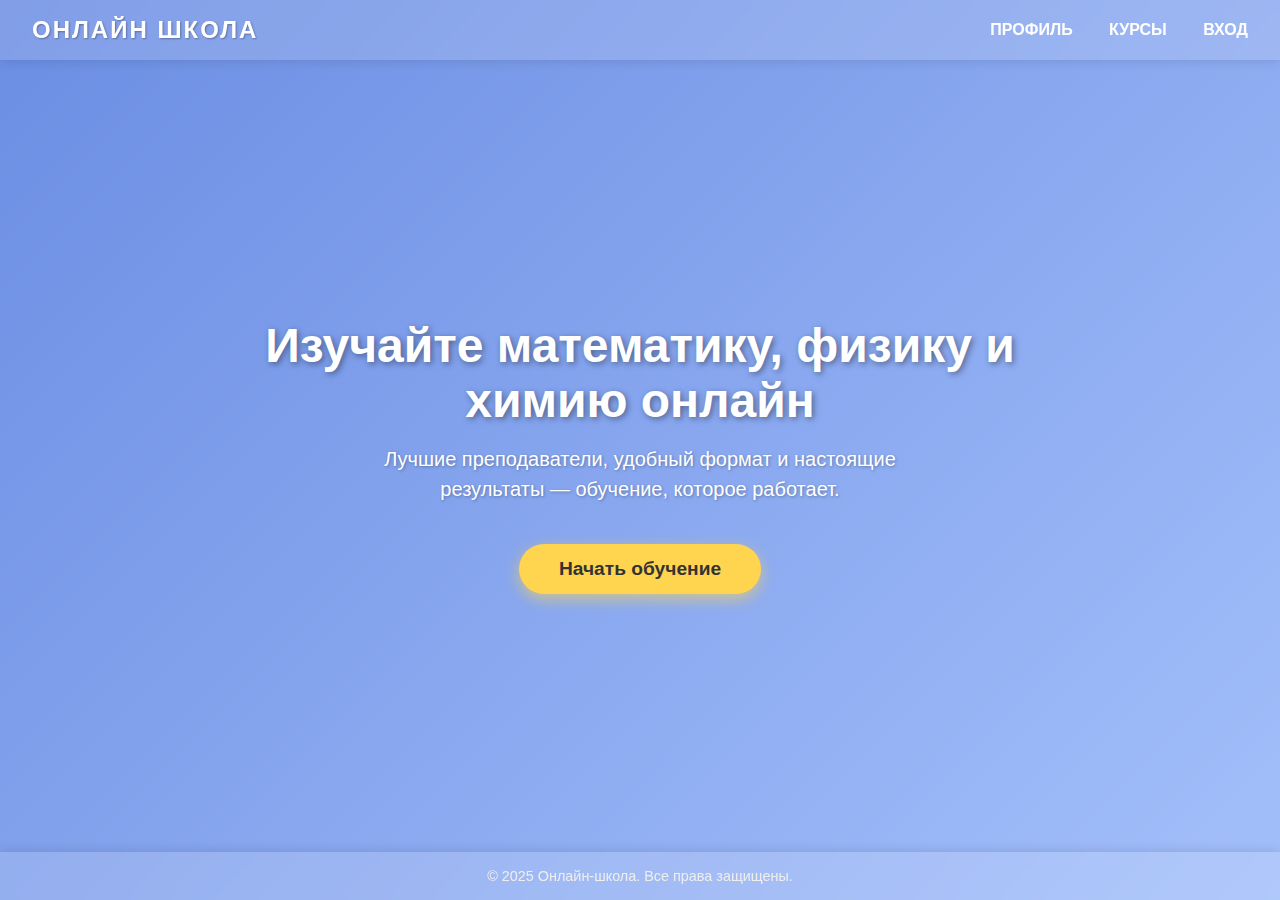
<file: index.html>
<!DOCTYPE html>
<html lang="ru">
<head>
  <meta charset="UTF-8" />
  <title>Онлайн школа</title>
  <meta name="viewport" content="width=device-width, initial-scale=1.0" />
  <style>
   
    * {
      margin: 0;
      padding: 0;
      box-sizing: border-box;
      font-family: 'Segoe UI', Tahoma, Geneva, Verdana, sans-serif;
    }

    body {
      background: linear-gradient(135deg, #6b8de3, #a3bffa);
      color: #fff;
      min-height: 100vh;
      display: flex;
      flex-direction: column;
    }

    header {
      background: rgba(255, 255, 255, 0.15);
      padding: 1rem 2rem;
      display: flex;
      justify-content: space-between;
      align-items: center;
      backdrop-filter: blur(8px);
      box-shadow: 0 2px 10px rgba(0,0,0,0.1);
    }

    .logo {
      font-weight: 700;
      font-size: 1.5rem;
      letter-spacing: 2px;
      text-shadow: 1px 1px 2px rgba(0,0,0,0.3);
    }

    nav a {
      color: #fff;
      text-decoration: none;
      margin-left: 2rem;
      font-weight: 600;
      transition: color 0.3s ease;
    }

    nav a:hover {
      color: #ffd54f;
    }

    .hero {
      flex-grow: 1;
      display: flex;
      flex-direction: column;
      justify-content: center;
      align-items: center;
      text-align: center;
      padding: 4rem 2rem;
      max-width: 900px;
      margin: 0 auto;
    }

    .hero h1 {
      font-size: 3rem;
      margin-bottom: 1rem;
      text-shadow: 2px 2px 6px rgba(0,0,0,0.4);
    }

    .hero p {
      font-size: 1.25rem;
      margin-bottom: 2.5rem;
      max-width: 600px;
      line-height: 1.5;
      text-shadow: 1px 1px 3px rgba(0,0,0,0.3);
    }

    .btn {
      background: #ffd54f;
      color: #333;
      font-weight: 700;
      padding: 0.85rem 2.5rem;
      border-radius: 30px;
      text-decoration: none;
      font-size: 1.2rem;
      box-shadow: 0 5px 15px rgba(255, 213, 79, 0.6);
      transition: background-color 0.3s ease, box-shadow 0.3s ease;
    }

    .btn:hover {
      background: #ffca28;
      box-shadow: 0 8px 20px rgba(255, 202, 40, 0.8);
    }

    footer {
      background: rgba(255, 255, 255, 0.15);
      padding: 1rem 2rem;
      text-align: center;
      font-size: 0.9rem;
      color: #eee;
      backdrop-filter: blur(8px);
      box-shadow: 0 -2px 10px rgba(0,0,0,0.1);
    }

    @media (max-width: 600px) {
      .hero h1 {
        font-size: 2rem;
      }

      nav a {
        margin-left: 1rem;
        font-size: 0.9rem;
      }
    }
  </style>
</head>
<body>
  <header>
    <div class="logo">ОНЛАЙН ШКОЛА</div>
    <nav>
      <a href="/profile.html">ПРОФИЛЬ</a>
      <a href="/courses.html">КУРСЫ</a>
      <a href="/login.html">ВХОД</a>
      
    </nav>
  </header>

  <section class="hero">
    <h1>Изучайте математику, физику и химию онлайн</h1>
    <p>Лучшие преподаватели, удобный формат и настоящие результаты — обучение, которое работает.</p>
    <a href="/courses.html" class="btn">Начать обучение</a>
  </section>

  <footer>
    <p>© 2025 Онлайн-школа. Все права защищены.</p>
  </footer>
</body>
</html>
</file>
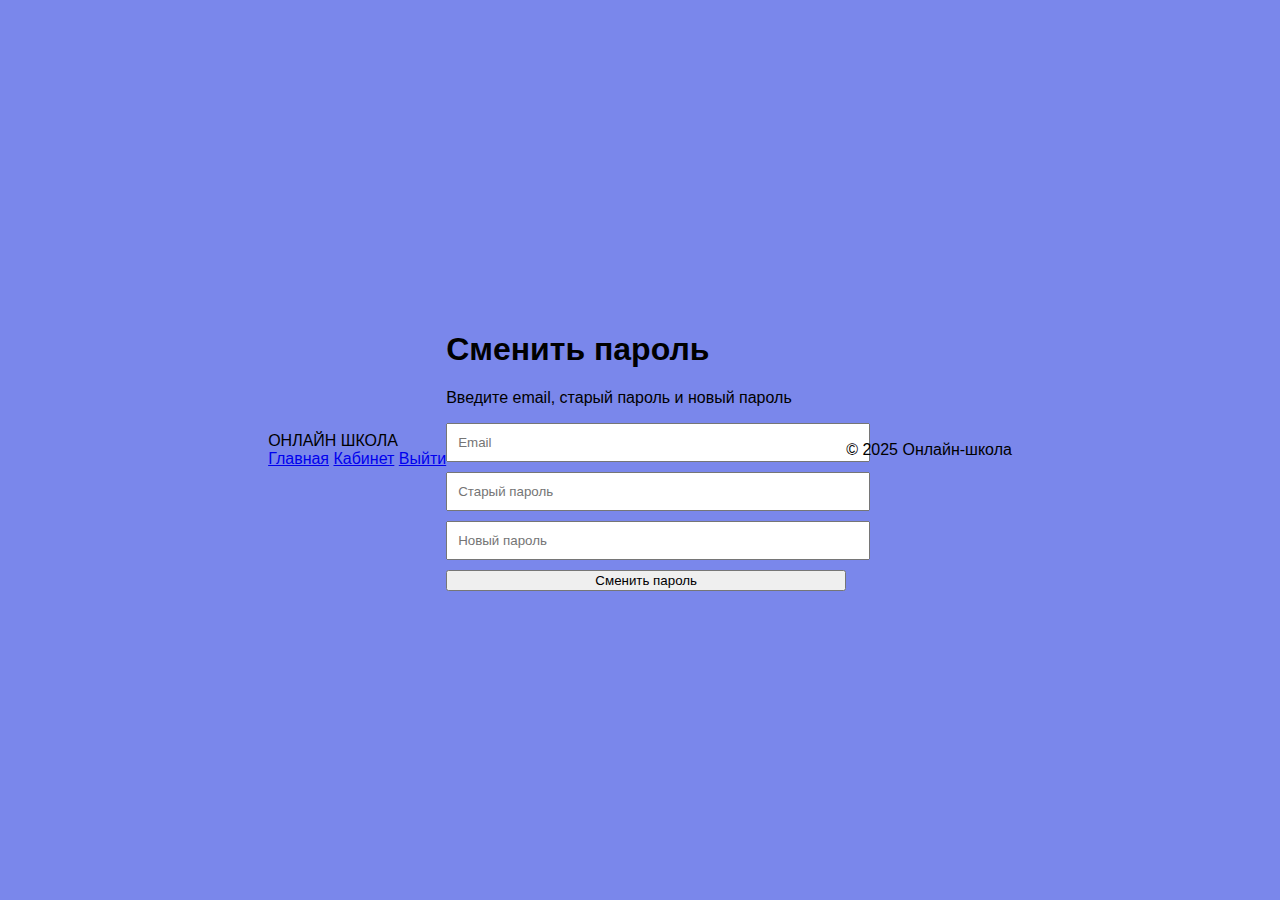
<file: change-password.html>
<!DOCTYPE html>
<html lang="ru">
<head>
  <meta charset="UTF-8">
  <title>Сменить пароль</title>
  <meta name="viewport" content="width=device-width, initial-scale=1.0">
  <link rel="stylesheet" href="/style.css">
</head>
<body>
  <header>
    <div class="logo">ОНЛАЙН ШКОЛА</div>
    <nav>
      <a href="/">Главная</a>
      <a href="/dashboard">Кабинет</a>
      <a href="/logout" onclick="event.preventDefault(); document.getElementById('logout-form').submit();">Выйти</a>
    </nav>
    <form id="logout-form" method="POST" action="/logout" style="display: none;"></form>
  </header>

  <section class="hero">
    <h1>Сменить пароль</h1>
    <p>Введите email, старый пароль и новый пароль</p>
    <form method="POST" action="/change-password" style="max-width: 400px; margin: auto;">
      <input name="email" type="email" placeholder="Email" required style="width: 100%; padding: 10px; margin-bottom: 10px;">
      <input name="oldPassword" type="password" placeholder="Старый пароль" required style="width: 100%; padding: 10px; margin-bottom: 10px;">
      <input name="newPassword" type="password" placeholder="Новый пароль" required style="width: 100%; padding: 10px; margin-bottom: 10px;">
      <button type="submit" class="btn" style="width: 100%;">Сменить пароль</button>
    </form>
  </section>

  <footer>
    <p>© 2025 Онлайн-школа</p>
  </footer>
</body>
</html>
</file>
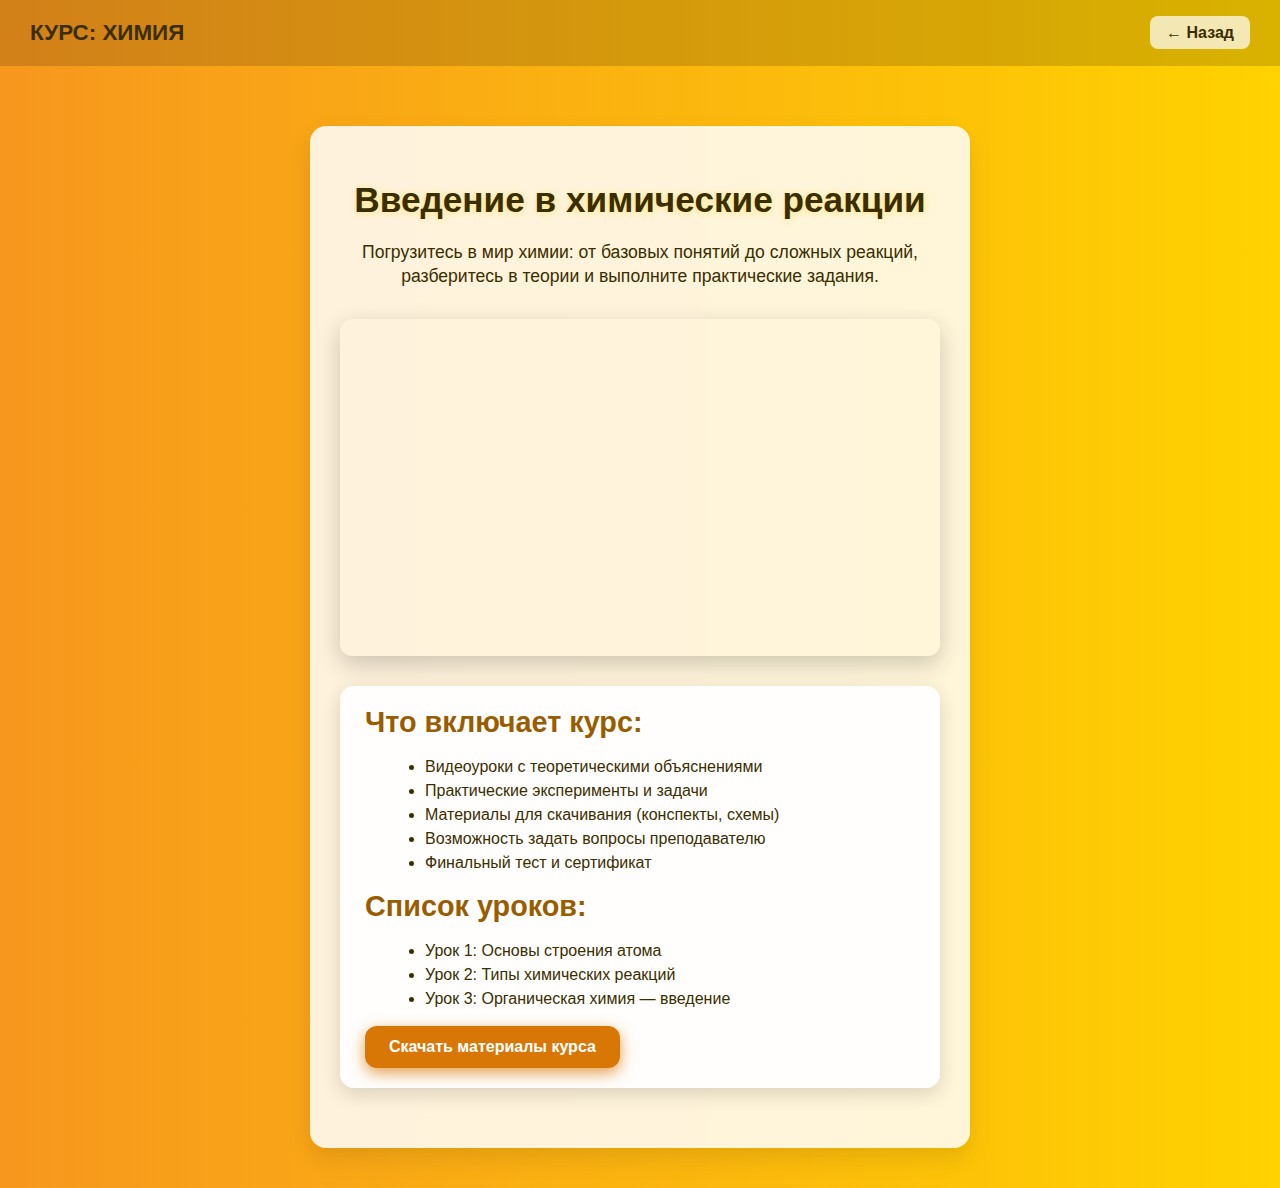
<file: course-chemistry.html>
<!DOCTYPE html>
<html lang="ru">
<head>
  <meta charset="UTF-8" />
  <title>Курс: Химия</title>
  <meta name="viewport" content="width=device-width, initial-scale=1" />
  <style>
    body {
      margin: 0;
      font-family: "Segoe UI", sans-serif;
      background: linear-gradient(to right, #f7971e, #ffd200);
      color: #3a2e00;
      min-height: 100vh;
      display: flex;
      flex-direction: column;
    }

    header {
      background: rgba(0, 0, 0, 0.15);
      padding: 20px 30px;
      display: flex;
      justify-content: space-between;
      align-items: center;
    }

    .logo {
      font-size: 1.4rem;
      font-weight: bold;
      color: #3a2e00;
      user-select: none;
    }

    nav a {
      color: #3a2e00;
      text-decoration: none;
      font-weight: 600;
      padding: 8px 16px;
      background: rgba(255, 255, 255, 0.7);
      border-radius: 8px;
      transition: background 0.3s ease;
      user-select: none;
    }

    nav a:hover {
      background: rgba(255, 255, 255, 0.9);
    }

    .course-container {
      max-width: 800px;
      margin: 60px auto 40px;
      background: rgba(255, 255, 255, 0.85);
      padding: 30px;
      border-radius: 16px;
      box-shadow: 0 10px 25px rgba(0, 0, 0, 0.1);
      user-select: none;
    }

    h1 {
      text-align: center;
      margin-bottom: 20px;
      font-size: 2.2rem;
      font-weight: 700;
      color: #3a2e00;
      text-shadow: 1px 1px 6px rgba(255, 223, 84, 0.7);
    }

    p.description {
      text-align: center;
      font-size: 1.1rem;
      margin-bottom: 30px;
      max-width: 600px;
      margin-left: auto;
      margin-right: auto;
      line-height: 1.4;
    }

    .video-wrapper {
      position: relative;
      padding-bottom: 56.25%;
      height: 0;
      overflow: hidden;
      border-radius: 12px;
      box-shadow: 0 8px 24px rgba(0, 0, 0, 0.2);
      margin-bottom: 30px;
    }

    .video-wrapper iframe {
      position: absolute;
      top: 0; left: 0;
      width: 100%;
      height: 100%;
      border: none;
    }

    .course-info {
      background: rgba(255, 255, 255, 0.9);
      padding: 20px 25px;
      border-radius: 14px;
      box-shadow: 0 6px 20px rgba(0, 0, 0, 0.15);
      margin-bottom: 30px;
      color: #3a2e00;
    }

    .course-info h2 {
      margin-top: 0;
      font-size: 1.8rem;
      color: #995c00;
      margin-bottom: 15px;
    }

    .course-info p,
    .course-info ul {
      font-size: 1rem;
      line-height: 1.5;
      margin-bottom: 15px;
    }

    .course-info ul {
      margin-left: 20px;
      list-style-type: disc;
    }

    .btn-download {
      display: inline-block;
      background: #d97706;
      color: #fff;
      padding: 12px 24px;
      border-radius: 12px;
      font-weight: 600;
      text-decoration: none;
      box-shadow: 0 5px 15px rgba(217, 119, 6, 0.7);
      transition: background-color 0.3s ease, transform 0.3s ease;
      user-select: none;
    }

    .btn-download:hover {
      background-color: #f59e0b;
      transform: scale(1.05);
    }

    @media (max-width: 600px) {
      .course-container {
        margin: 40px 15px 30px;
        padding: 20px;
      }
      h1 {
        font-size: 1.8rem;
      }
      .course-info h2 {
        font-size: 1.4rem;
      }
    }
  </style>
</head>
<body>

  <header>
    <div class="logo">КУРС: ХИМИЯ</div>
    <nav><a href="/dashboard">← Назад</a></nav>
  </header>

  <div class="course-container">
    <h1>Введение в химические реакции</h1>
    <p class="description">Погрузитесь в мир химии: от базовых понятий до сложных реакций, разберитесь в теории и выполните практические задания.</p>

    <div class="video-wrapper">
      <iframe
        src="https://www.youtube.com/embed/a0LD-vf-HPg"
        title="Видеоурок по химии"
        allowfullscreen>
      </iframe>
    </div>

    <section class="course-info">
      <h2>Что включает курс:</h2>
      <ul>
        <li>Видеоуроки с теоретическими объяснениями</li>
        <li>Практические эксперименты и задачи</li>
        <li>Материалы для скачивания (конспекты, схемы)</li>
        <li>Возможность задать вопросы преподавателю</li>
        <li>Финальный тест и сертификат</li>
      </ul>
      
      <h2>Список уроков:</h2>
      <ul>
        <li>Урок 1: Основы строения атома</li>
        <li>Урок 2: Типы химических реакций</li>
        <li>Урок 3: Органическая химия — введение</li>
      </ul>

      <a href="/downloads/chemistry-course-materials.zip" class="btn-download" download>
        Скачать материалы курса
      </a>
    </section>

  </div>

</body>
</html>
</file>
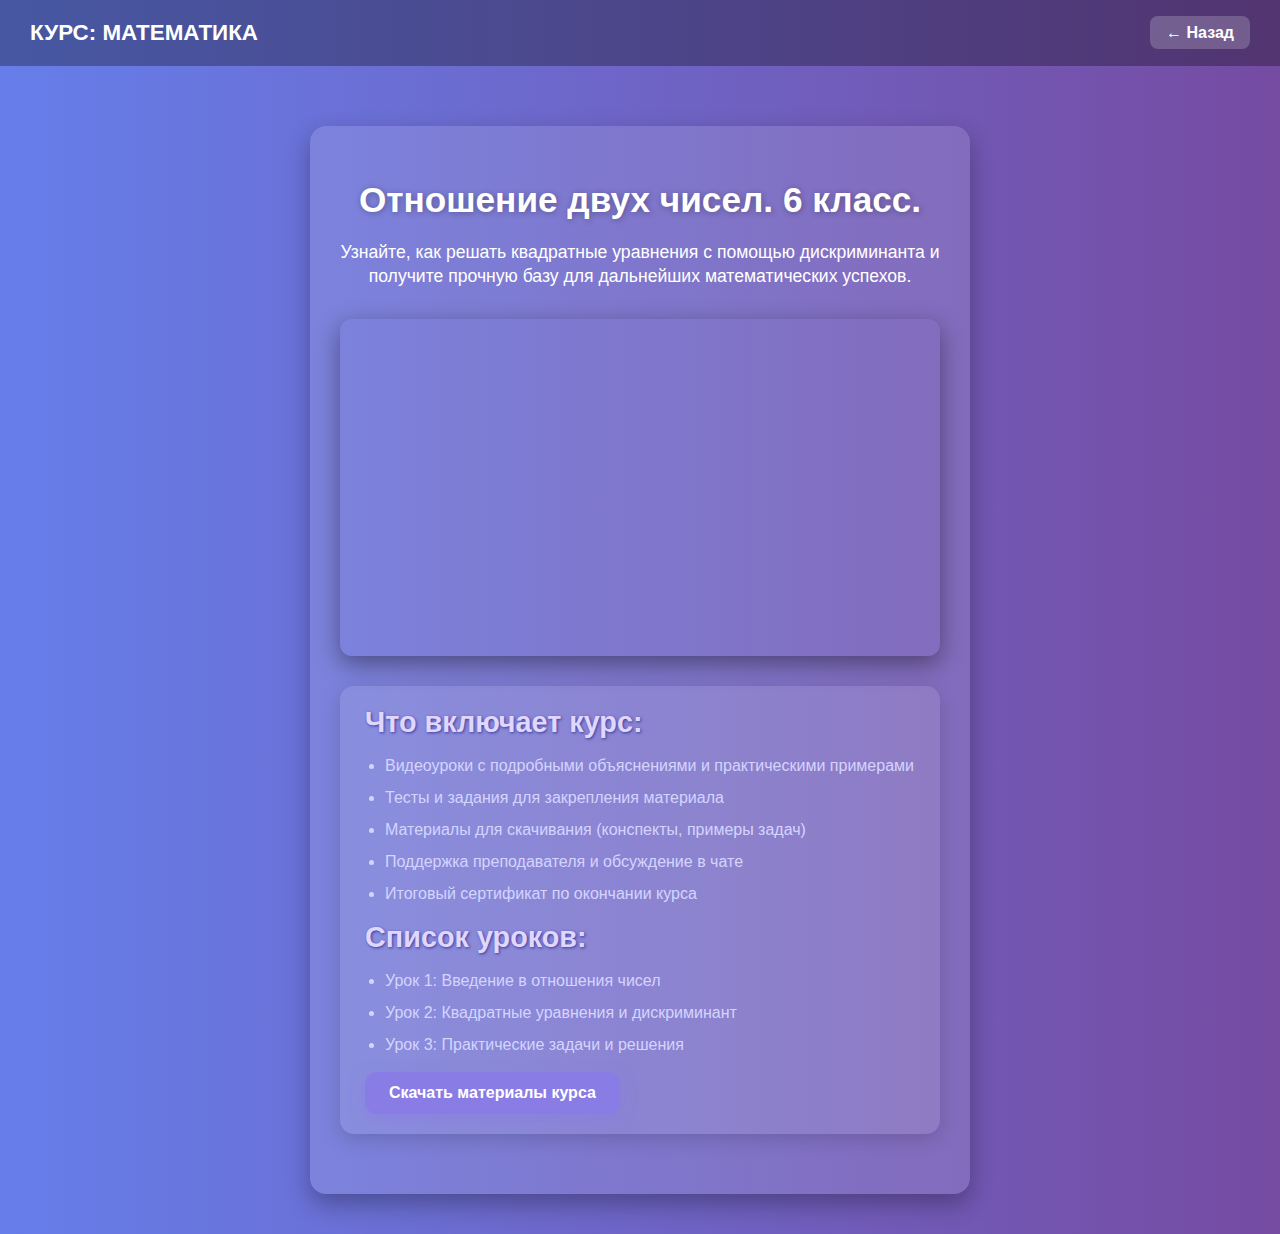
<file: course-math.html>
<!DOCTYPE html>
<html lang="ru">
<head>
  <meta charset="UTF-8" />
  <title>Курс: Математика</title>
  <meta name="viewport" content="width=device-width, initial-scale=1" />
  <style>
    body {
      margin: 0;
      font-family: "Segoe UI", sans-serif;
      background: linear-gradient(to right, #667eea, #764ba2);
      color: #fff;
      min-height: 100vh;
      display: flex;
      flex-direction: column;
    }

    header {
      background: rgba(0, 0, 0, 0.3);
      padding: 20px 30px;
      display: flex;
      justify-content: space-between;
      align-items: center;
    }

    .logo {
      font-size: 1.4rem;
      font-weight: bold;
      user-select: none;
    }

    nav a {
      color: #fff;
      text-decoration: none;
      font-weight: 600;
      padding: 8px 16px;
      background: rgba(255, 255, 255, 0.2);
      border-radius: 8px;
      transition: 0.3s;
      user-select: none;
    }

    nav a:hover {
      background: rgba(255, 255, 255, 0.4);
    }

    .course-container {
      max-width: 800px;
      margin: 60px auto 40px;
      background: rgba(255, 255, 255, 0.12);
      padding: 30px;
      border-radius: 16px;
      box-shadow: 0 10px 25px rgba(0, 0, 0, 0.3);
      user-select: none;
    }

    h1 {
      text-align: center;
      margin-bottom: 20px;
      font-size: 2.2rem;
      font-weight: 700;
      text-shadow: 1px 1px 6px rgba(0, 0, 0, 0.3);
    }

    p.description {
      text-align: center;
      font-size: 1.1rem;
      margin-bottom: 30px;
      max-width: 600px;
      margin-left: auto;
      margin-right: auto;
      line-height: 1.4;
    }

    .video-wrapper {
      position: relative;
      padding-bottom: 56.25%;
      height: 0;
      overflow: hidden;
      border-radius: 12px;
      box-shadow: 0 8px 24px rgba(0, 0, 0, 0.4);
      margin-bottom: 30px;
    }

    .video-wrapper iframe {
      position: absolute;
      top: 0; left: 0;
      width: 100%;
      height: 100%;
      border: none;
    }

    /* Новые блоки */

    .course-info {
      background: rgba(255, 255, 255, 0.1);
      padding: 20px 25px;
      border-radius: 14px;
      box-shadow: 0 6px 20px rgba(0, 0, 0, 0.15);
      margin-bottom: 30px;
      color: #f0f0f0;
    }

    .course-info h2 {
      margin-top: 0;
      font-size: 1.8rem;
      color: #e0d7ff;
      margin-bottom: 15px;
      text-shadow: 1px 1px 3px #3b3b9d;
    }

    .course-info p {
      font-size: 1rem;
      line-height: 1.5;
      margin-bottom: 15px;
    }

    .course-info ul {
      margin: 0 0 15px 20px;
      padding: 0;
      list-style-type: disc;
      color: #d4d4ff;
      font-size: 1rem;
      line-height: 1.5;
    }

    .course-info ul li {
      margin-bottom: 8px;
    }

    .btn-download {
      display: inline-block;
      background: #8a7ce5;
      color: #fff;
      padding: 12px 24px;
      border-radius: 12px;
      font-weight: 600;
      text-decoration: none;
      box-shadow: 0 5px 15px rgba(138, 124, 229, 0.6);
      transition: background-color 0.3s ease, transform 0.3s ease;
      user-select: none;
    }

    .btn-download:hover {
      background-color: #a594f7;
      transform: scale(1.05);
    }

    @media (max-width: 600px) {
      .course-container {
        margin: 40px 15px 30px;
        padding: 20px;
      }
      h1 {
        font-size: 1.8rem;
      }
      .course-info h2 {
        font-size: 1.4rem;
      }
    }
  </style>
</head>
<body>

  <header>
    <div class="logo">КУРС: МАТЕМАТИКА</div>
    <nav><a href="/dashboard">← Назад</a></nav>
  </header>

  <div class="course-container">
    <h1>Отношение двух чисел. 6 класс.</h1>
    <p class="description">Узнайте, как решать квадратные уравнения с помощью дискриминанта и получите прочную базу для дальнейших математических успехов.</p>

    <div class="video-wrapper">
      <iframe 
        src="https://www.youtube.com/embed/zHdsvE71sNk" 
        title="Видеоурок по математике"
        allowfullscreen>
      </iframe>
    </div>

    <section class="course-info">
      <h2>Что включает курс:</h2>
      <ul>
        <li>Видеоуроки с подробными объяснениями и практическими примерами</li>
        <li>Тесты и задания для закрепления материала</li>
        <li>Материалы для скачивания (конспекты, примеры задач)</li>
        <li>Поддержка преподавателя и обсуждение в чате</li>
        <li>Итоговый сертификат по окончании курса</li>
      </ul>
      
      <h2>Список уроков:</h2>
      <ul>
        <li>Урок 1: Введение в отношения чисел</li>
        <li>Урок 2: Квадратные уравнения и дискриминант</li>
        <li>Урок 3: Практические задачи и решения</li>
      </ul>

      <a href="/downloads/math-course-materials.zip" class="btn-download" download>
        Скачать материалы курса
      </a>
    </section>

  </div>

</body>
</html>
</file>
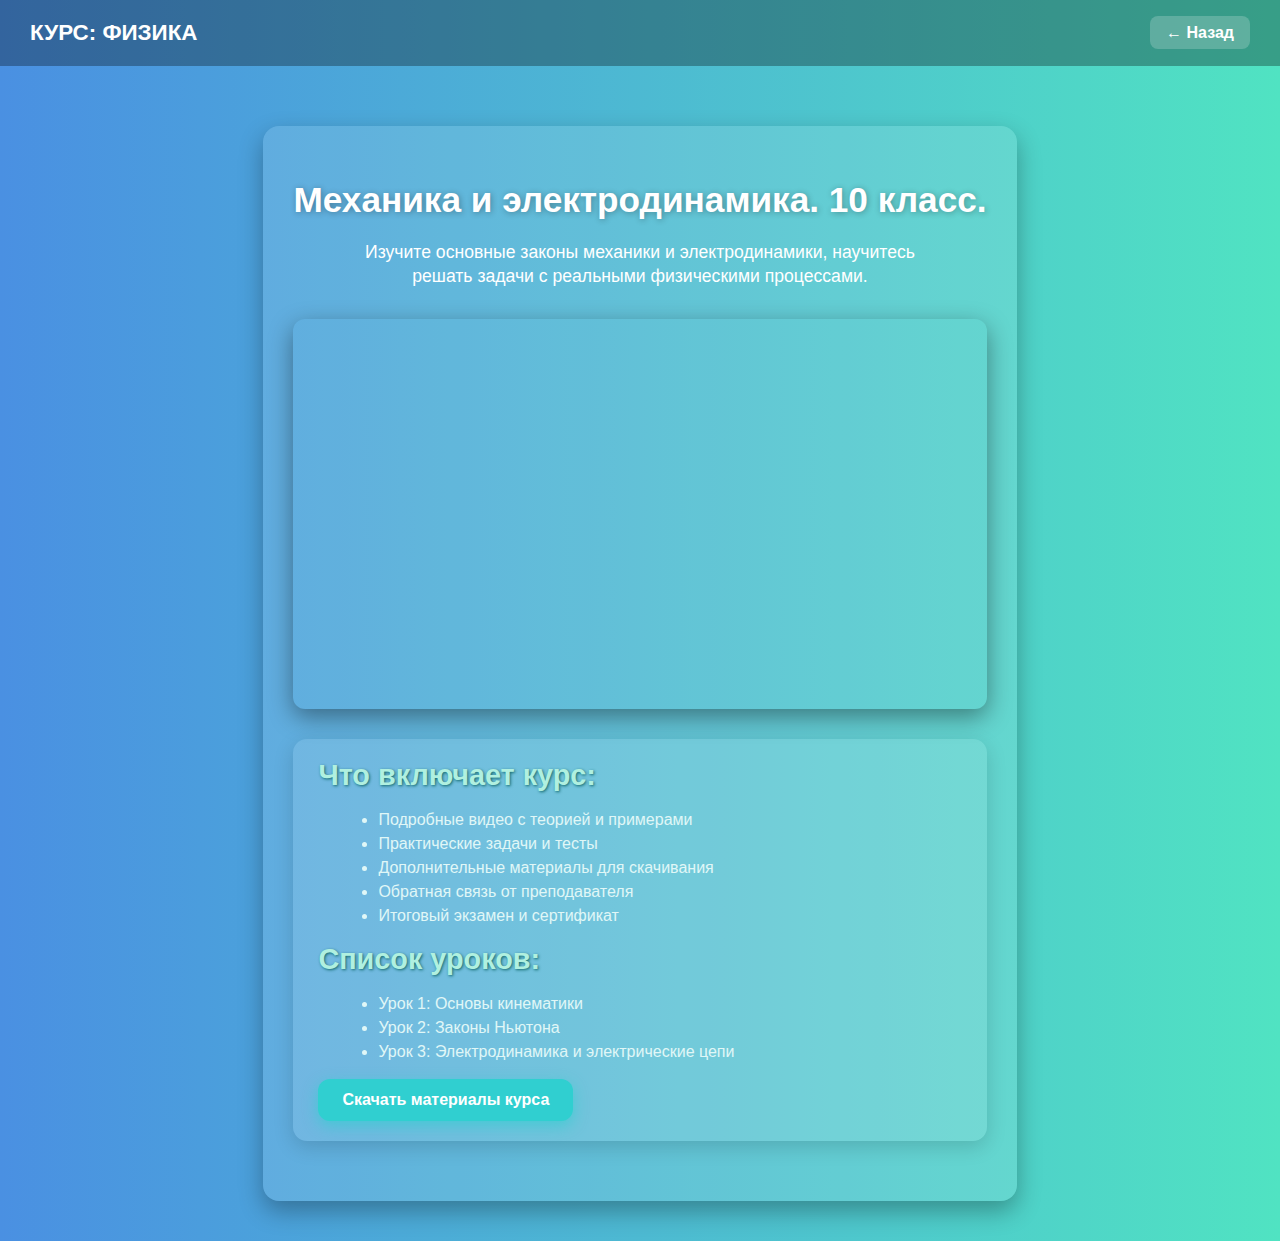
<file: course-physics.html>
<!DOCTYPE html>
<html lang="ru">
<head>
  <meta charset="UTF-8" />
  <title>Курс: Физика</title>
  <meta name="viewport" content="width=device-width, initial-scale=1" />
  <style>
    body {
      margin: 0;
      font-family: "Segoe UI", sans-serif;
      background: linear-gradient(to right, #4a90e2, #50e3c2);
      color: #fff;
      min-height: 100vh;
      display: flex;
      flex-direction: column;
    }

    header {
      background: rgba(0, 0, 0, 0.3);
      padding: 20px 30px;
      display: flex;
      justify-content: space-between;
      align-items: center;
    }

    .logo {
      font-size: 1.4rem;
      font-weight: bold;
      user-select: none;
    }

    nav a {
      color: #fff;
      text-decoration: none;
      font-weight: 600;
      padding: 8px 16px;
      background: rgba(255, 255, 255, 0.2);
      border-radius: 8px;
      transition: 0.3s;
      user-select: none;
    }

    nav a:hover {
      background: rgba(255, 255, 255, 0.4);
    }

    .course-container {
      max-width: 800px;
      margin: 60px auto 40px;
      background: rgba(255, 255, 255, 0.12);
      padding: 30px;
      border-radius: 16px;
      box-shadow: 0 10px 25px rgba(0, 0, 0, 0.3);
      user-select: none;
    }

    h1 {
      text-align: center;
      margin-bottom: 20px;
      font-size: 2.2rem;
      font-weight: 700;
      text-shadow: 1px 1px 6px rgba(0, 0, 0, 0.3);
    }

    p.description {
      text-align: center;
      font-size: 1.1rem;
      margin-bottom: 30px;
      max-width: 600px;
      margin-left: auto;
      margin-right: auto;
      line-height: 1.4;
    }

    .video-wrapper {
      position: relative;
      padding-bottom: 56.25%;
      height: 0;
      overflow: hidden;
      border-radius: 12px;
      box-shadow: 0 8px 24px rgba(0, 0, 0, 0.4);
      margin-bottom: 30px;
    }

    .video-wrapper iframe {
      position: absolute;
      top: 0; left: 0;
      width: 100%;
      height: 100%;
      border: none;
    }

    .course-info {
      background: rgba(255, 255, 255, 0.1);
      padding: 20px 25px;
      border-radius: 14px;
      box-shadow: 0 6px 20px rgba(0, 0, 0, 0.15);
      margin-bottom: 30px;
      color: #e0f7f7;
    }

    .course-info h2 {
      margin-top: 0;
      font-size: 1.8rem;
      color: #b0f0e0;
      margin-bottom: 15px;
      text-shadow: 1px 1px 3px #10696b;
    }

    .course-info p,
    .course-info ul {
      font-size: 1rem;
      line-height: 1.5;
      margin-bottom: 15px;
    }

    .course-info ul {
      margin-left: 20px;
      list-style-type: disc;
    }

    .btn-download {
      display: inline-block;
      background: #30cfd0;
      color: #fff;
      padding: 12px 24px;
      border-radius: 12px;
      font-weight: 600;
      text-decoration: none;
      box-shadow: 0 5px 15px rgba(48, 207, 208, 0.7);
      transition: background-color 0.3s ease, transform 0.3s ease;
      user-select: none;
    }

    .btn-download:hover {
      background-color: #5ff5f7;
      transform: scale(1.05);
    }

    @media (max-width: 600px) {
      .course-container {
        margin: 40px 15px 30px;
        padding: 20px;
      }
      h1 {
        font-size: 1.8rem;
      }
      .course-info h2 {
        font-size: 1.4rem;
      }
    }
  </style>
</head>
<body>

  <header>
    <div class="logo">КУРС: ФИЗИКА</div>
    <nav><a href="/dashboard">← Назад</a></nav>
  </header>

  <div class="course-container">
    <h1>Механика и электродинамика. 10 класс.</h1>
    <p class="description">Изучите основные законы механики и электродинамики, научитесь решать задачи с реальными физическими процессами.</p>

    <div class="video-wrapper">
      <iframe
        src="https://www.youtube.com/embed/ELLYpRa_74Y"
        title="Видеоурок по физике"
        allowfullscreen>
      </iframe>
    </div>

    <section class="course-info">
      <h2>Что включает курс:</h2>
      <ul>
        <li>Подробные видео с теорией и примерами</li>
        <li>Практические задачи и тесты</li>
        <li>Дополнительные материалы для скачивания</li>
        <li>Обратная связь от преподавателя</li>
        <li>Итоговый экзамен и сертификат</li>
      </ul>
      
      <h2>Список уроков:</h2>
      <ul>
        <li>Урок 1: Основы кинематики</li>
        <li>Урок 2: Законы Ньютона</li>
        <li>Урок 3: Электродинамика и электрические цепи</li>
      </ul>

      <a href="/downloads/physics-course-materials.zip" class="btn-download" download>
        Скачать материалы курса
      </a>
    </section>

  </div>

</body>
</html>
</file>
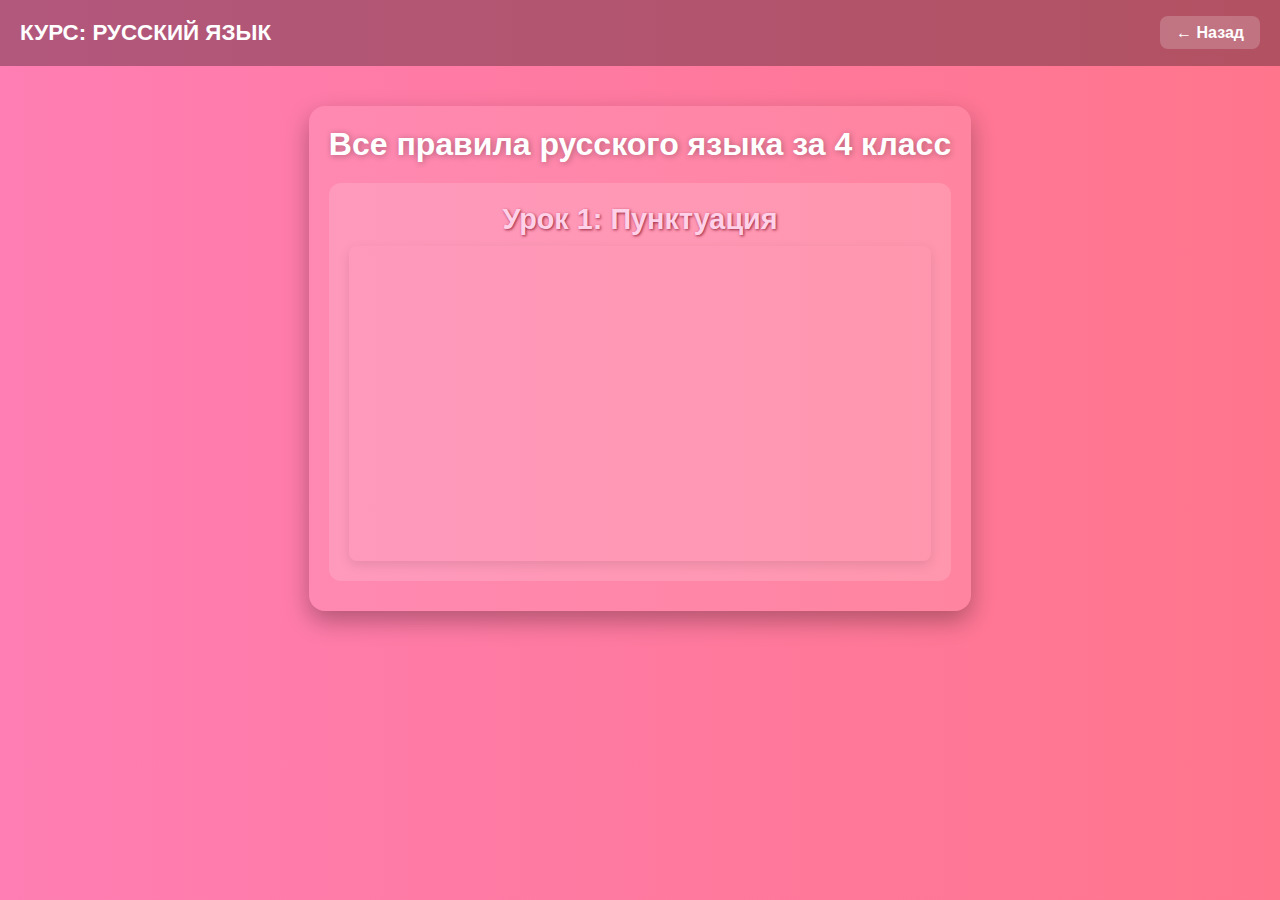
<file: course-russian.html>
<!DOCTYPE html>
<html lang="ru">
<head>
  <meta charset="UTF-8" />
  <title>Курс: Русский язык</title>
  <meta name="viewport" content="width=device-width, initial-scale=1" />
  <style>
    body, h1, h2, h3, p { margin: 0; padding: 0; }
    body {
      font-family: "Segoe UI", sans-serif;
      background: linear-gradient(to right, #ff7eb3, #ff758c);
      color: #fff;
      min-height: 100vh;
      display: flex;
      flex-direction: column;
    }
    header {
      background: rgba(0,0,0,0.3);
      padding: 20px;
      display: flex;
      justify-content: space-between;
      align-items: center;
    }
    .logo { font-size: 1.4rem; font-weight: bold; }
    nav a {
      color: #fff;
      text-decoration: none;
      font-weight: 600;
      padding: 8px 16px;
      background: rgba(255,255,255,0.2);
      border-radius: 8px;
      transition: 0.3s;
    }
    nav a:hover { background: rgba(255,255,255,0.4); }
    .container {
      max-width: 800px;
      margin: 40px auto;
      padding: 0 20px;
      background: rgba(255,255,255,0.1);
      border-radius: 16px;
      box-shadow: 0 10px 25px rgba(0,0,0,0.3);
    }
    h1 {
      text-align: center;
      padding: 20px 0;
      font-size: 2rem;
      text-shadow: 1px 1px 6px rgba(0,0,0,0.3);
    }
    .video-lesson {
      padding: 20px;
      background: rgba(255,255,255,0.15);
      border-radius: 12px;
      margin-bottom: 30px;
      display: flex;
      flex-direction: column;
      align-items: center;
    }
    .video-lesson h2 {
      color: #ffd1e9;
      font-size: 1.8rem;
      margin-bottom: 10px;
      text-shadow: 1px 1px 3px #99243d;
    }
    .video-lesson video {
      width: 100%;
      max-width: 600px;
      border-radius: 8px;
      box-shadow: 0 4px 12px rgba(0,0,0,0.1);
      margin-bottom: 15px;
    }
    .download-btn {
      background: #ff577f;
      color: #fff;
      padding: 10px 16px;
      border-radius: 8px;
      text-decoration: none;
      font-weight: 600;
      transition: 0.3s;
    }
    .download-btn:hover { background: #ff849b; }
    @media(max-width:600px) {
      .video-lesson video { width: 100%; }
    }
  </style>
</head>
<body>

  <header>
    <div class="logo">КУРС: РУССКИЙ ЯЗЫК</div>
    <nav><a href="/dashboard">← Назад</a></nav>
  </header>

  <div class="container">
    <h1>Все правила русского языка за 4 класс</h1>



<section class="video-lesson">
  <h2>Урок 1: Пунктуация</h2>
  <iframe width="100%" height="315" 
    src="https://www.youtube.com/embed/MqhOsf9TpF0" 
    title="YouTube video player" 
    frameborder="0" 
    allow="accelerometer; autoplay; clipboard-write; encrypted-media; gyroscope; picture-in-picture; web-share" 
    allowfullscreen 
    style="border-radius: 8px; box-shadow: 0 4px 12px rgba(0,0,0,0.1); max-width: 600px;">
  </iframe>
</section>


  </div>

</body>
</html>
</file>
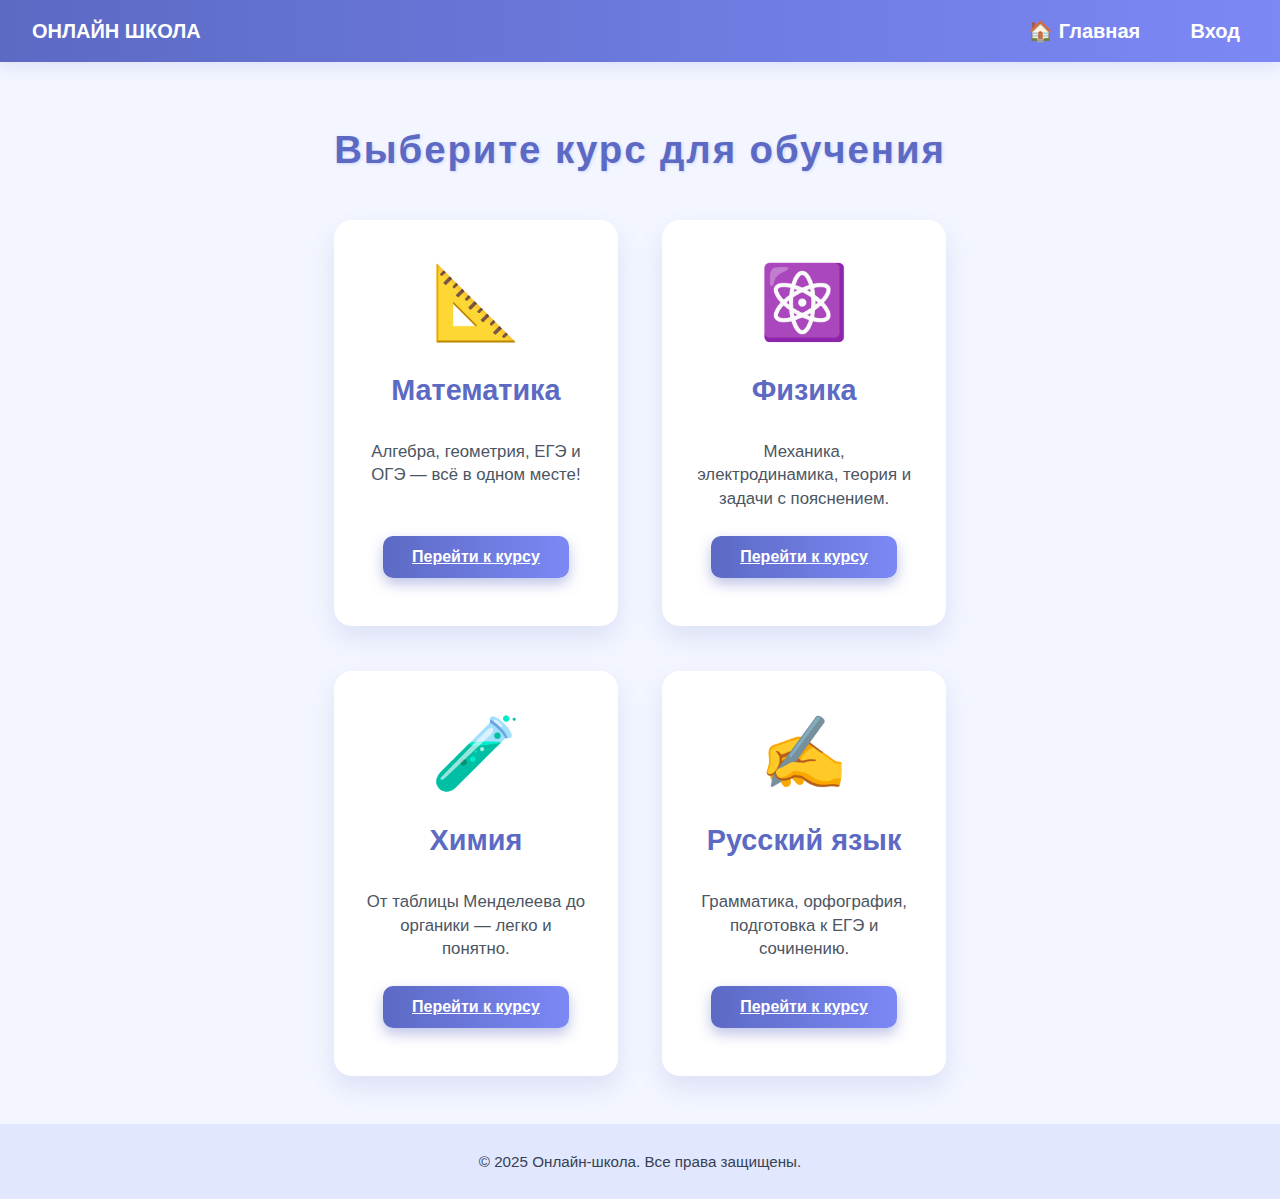
<file: courses.html>
<!DOCTYPE html>
<html lang="ru">
<head>
  <meta charset="UTF-8" />
  <title>Курсы | Онлайн-школа</title>
  <meta name="viewport" content="width=device-width, initial-scale=1" />
  <style>
    :root {
      --primary: #5c6ac4;
      --accent: #7c88f5;
      --bg: #f3f6ff;
      --text: #1f2937;
      --white: #ffffff;
      --shadow-light: rgba(92, 106, 196, 0.15);
      --shadow-hover: rgba(92, 106, 196, 0.3);
    }
    * { box-sizing: border-box; }
    body {
      margin: 0; font-family: "Segoe UI", sans-serif;
      background: var(--bg); color: var(--text);
      min-height: 100vh; display: flex; flex-direction: column;
    }
    header {
      background: linear-gradient(90deg, var(--primary), var(--accent));
      color: var(--white); padding: 1.2rem 2rem;
      display: flex; justify-content: space-between; align-items: center;
      box-shadow: 0 5px 15px var(--shadow-light);
      font-weight: 600; font-size: 1.25rem;
    }
    nav a {
      color: var(--white); margin-left: 1.8rem;
      text-decoration: none; font-weight: 600;
      padding: 0.3rem 0.5rem; border-radius: 6px;
      transition: background-color 0.3s, transform 0.3s;
    }
    nav a:hover {
      background-color: rgba(255 255 255 / 0.2);
      transform: scale(1.05);
    }
    main {
      max-width: 1140px; margin: 2.5rem auto 3rem;
      padding: 0 1.2rem; flex-grow: 1;
    }
    .title {
      text-align: center; font-size: 2.4rem; font-weight: 700;
      color: var(--primary); margin-bottom: 3rem;
      letter-spacing: 0.05em; text-shadow: 1px 1px 3px rgba(124,136,245,0.3);
    }
    .grid {
      display: grid;
      grid-template-columns: repeat(auto-fit, minmax(260px,1fr));
      gap: 2.8rem;
    }
    .card {
      background: var(--white); padding: 2.5rem 2rem 3rem;
      border-radius: 18px; box-shadow: 0 12px 25px var(--shadow-light);
      text-align: center; cursor: pointer;
      transition: transform 0.35s, box-shadow 0.35s;
      display: flex; flex-direction: column; justify-content: space-between;
    }
    .card:hover {
      transform: translateY(-8px);
      box-shadow: 0 18px 36px var(--shadow-hover);
    }
    .icon {
      font-size: 4.5rem; margin-bottom: 1.4rem; color: var(--primary);
    }
    .card h3 {
      margin: .4rem 0 1rem; color: var(--primary);
      font-weight: 700; font-size: 1.8rem;
    }
    .card p {
      font-size: 1.05rem; line-height: 1.4; color: #4b5563;
      flex-grow: 1; margin-bottom: 1.6rem;
    }
    .btn {
      padding: .75rem 1.8rem;
      background: linear-gradient(90deg, var(--primary), var(--accent));
      color: var(--white); border: none; border-radius: 10px;
      font-weight: 700; font-size: 1rem;
      box-shadow: 0 6px 14px rgba(92,106,196,0.4);
      transition: filter 0.3s, transform 0.3s;
      display: inline-block; align-self: center;
    }
    .btn:hover {
      filter: brightness(1.12); transform: scale(1.05);
    }
    footer {
      text-align: center; padding: 1.8rem 1rem;
      background: #e0e7ff; font-size: .95rem; color: #374151;
    }
    @media (max-width: 480px) {
      header { flex-direction: column; font-size: 1.1rem; }
      .title { font-size: 1.8rem; }
      .card { padding: 2rem 1.5rem 2.5rem; }
      .btn { padding: .65rem 1.5rem; font-size: .95rem; }
    }
  </style>
</head>
<body>

  <header>
    <div>ОНЛАЙН ШКОЛА</div>
    <nav>
      <a href="index.html">🏠 Главная</a>
      <a href="login.html">Вход</a>
      
    </nav>
  </header>

  <main>
    <h1 class="title">Выберите курс для обучения</h1>

    <div class="grid">
      <div class="card">
        <div class="icon">📐</div>
        <h3>Математика</h3>
        <p>Алгебра, геометрия, ЕГЭ и ОГЭ — всё в одном месте!</p>
        <a href="course-math.html" class="btn">Перейти к курсу</a>
      </div>

      <div class="card">
        <div class="icon">⚛️</div>
        <h3>Физика</h3>
        <p>Механика, электродинамика, теория и задачи с пояснением.</p>
        <a href="course-physics.html" class="btn">Перейти к курсу</a>
      </div>

      <div class="card">
        <div class="icon">🧪</div>
        <h3>Химия</h3>
        <p>От таблицы Менделеева до органики — легко и понятно.</p>
        <a href="course-chemistry.html" class="btn">Перейти к курсу</a>
      </div>

      
      <div class="card">
        <div class="icon">✍️</div>
        <h3>Русский язык</h3>
        <p>Грамматика, орфография, подготовка к ЕГЭ и сочинению.</p>
        <a href="course-russian.html" class="btn">Перейти к курсу</a>
      </div>
    </div>
  </main>

  <footer>
    © 2025 Онлайн-школа. Все права защищены.
  </footer>

</body>
</html>
</file>
<file: style.css>
body {
  background: #7a87eb;
  font-family: sans-serif;
  display: flex;
  justify-content: center;
  align-items: center;
  height: 100vh;
  margin: 0;
}

.login-container {
  background: white;
  padding: 30px;
  border-radius: 16px;
  box-shadow: 0 0 20px rgba(0,0,0,0.2);
  width: 320px;
}

.login-form h2 {
  text-align: center;
  margin-bottom: 20px;
}

.login-form input {
  display: block;
  width: 100%;
  margin-bottom: 15px;
  padding: 10px;
  font-size: 16px;
  border-radius: 8px;
  border: 1px solid #ccc;
}

.login-form button {
  width: 100%;
  padding: 10px;
  background: #4a4ae2;
  color: white;
  border: none;
  border-radius: 8px;
  font-size: 16px;
  cursor: pointer;
}
.input {
  @apply w-full px-4 py-2 border border-gray-300 rounded-xl focus:outline-none focus:ring-2 focus:ring-blue-400;
}

.btn {
  @apply w-full bg-blue-600 text-white py-2 rounded-xl hover:bg-blue-700 transition;
}
</file>
